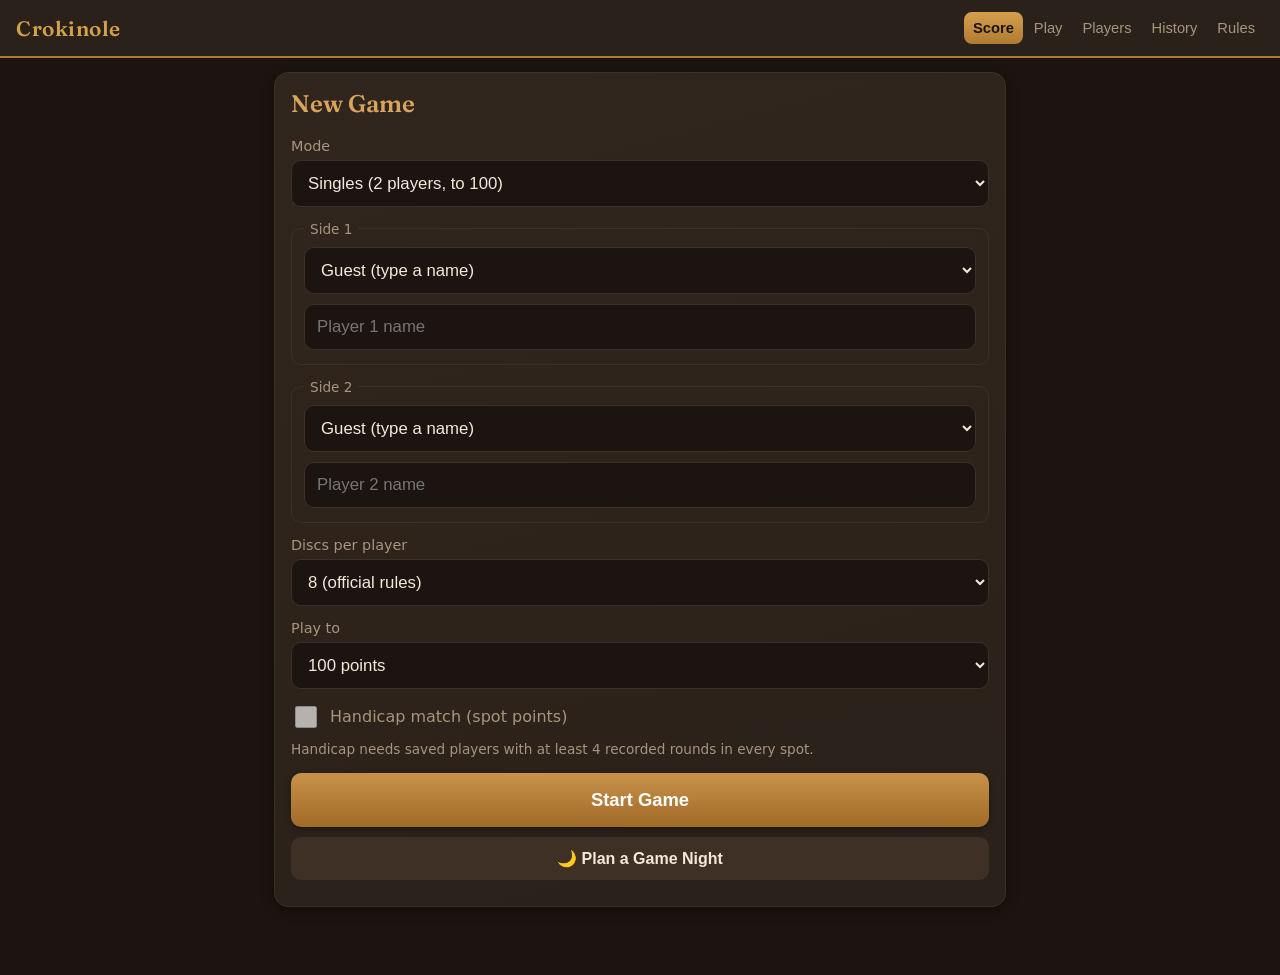
<file: index.html>
<!DOCTYPE html>
<html lang="en">
<head>
<meta charset="UTF-8">
<meta name="viewport" content="width=device-width, initial-scale=1, viewport-fit=cover">
<meta name="theme-color" content="#221c18">
<title>Crokinole Scorer</title>
<link rel="preload" href="fraunces-600.woff2" as="font" type="font/woff2" crossorigin>
<link rel="manifest" href="manifest.webmanifest">
<link rel="icon" href="icon-192.png">
<link rel="apple-touch-icon" href="icon-192.png">
<link rel="stylesheet" href="style.css">
</head>
<body>
<header class="topbar">
  <h1>Crokinole</h1>
  <nav>
    <button id="tab-score" class="tab active">Score</button>
    <button id="tab-play" class="tab">Play</button>
    <button id="tab-players" class="tab">Players</button>
    <button id="tab-history" class="tab">History</button>
    <button id="tab-rules" class="tab">Rules</button>
  </nav>
</header>

<button id="update-banner" class="update-banner hidden">⬆️ Update ready — tap to install &amp; restart</button>

<!-- ============ PLAY TAB (embedded game) ============ -->
<main id="view-play" class="hidden">
  <iframe id="game-frame" title="Crokinole game" loading="lazy"></iframe>
</main>

<!-- ============ SCORE TAB ============ -->
<main id="view-score">

  <!-- Game night session card -->
  <section id="night" class="card hidden"></section>

  <!-- Game night planner -->
  <section id="night-setup" class="card hidden">
    <h2>Plan a Game Night</h2>
    <p class="hint">Pick at least 3 saved players. The app builds round-robin
    pairings, keeps a standings table, and crowns an evening champion.</p>
    <div id="night-players"></div>
    <label class="field">Format
      <select id="night-format">
        <option value="rounds" selected>4-round matches (NCA-style)</option>
        <option value="target">Games to 100</option>
      </select>
    </label>
    <button id="night-go" class="btn primary big">Generate Pairings</button>
    <button id="night-cancel-setup" class="btn">Back</button>
  </section>

  <!-- Setup screen -->
  <section id="setup" class="card">
    <h2>New Game</h2>
    <label class="field">Mode
      <select id="mode">
        <option value="singles">Singles (2 players, to 100)</option>
        <option value="doubles">Doubles (2 teams, to 100)</option>
        <option value="tournament">Tournament (NCA-style rounds)</option>
        <option value="twovone">2 vs 1 (team vs. solo)</option>
        <option value="cutthroat">3 players (cutthroat)</option>
      </select>
    </label>
    <div id="side-pickers"></div>
    <label class="field hidden" id="cut-scoring-field">Scoring
      <select id="cut-scoring">
        <option value="rounds" selected>Match-play (2/1/0 per round)</option>
        <option value="target">Differential (winner takes margin)</option>
      </select>
    </label>
    <label class="field" id="discs-field">Discs per player
      <select id="discs">
        <option value="8" selected>8 (official rules)</option>
        <option value="12">12 (home / recreational)</option>
      </select>
    </label>
    <label class="field" id="target-field">Play to
      <select id="target">
        <option value="50">50 points</option>
        <option value="100" selected>100 points</option>
        <option value="150">150 points</option>
      </select>
    </label>
    <label class="field hidden" id="rounds-field">Rounds in match
      <select id="totalRounds">
        <option value="2">2 rounds</option>
        <option value="4" selected>4 rounds</option>
        <option value="6">6 rounds</option>
        <option value="8">8 rounds</option>
      </select>
    </label>
    <div id="handicap-row">
      <label class="check"><input type="checkbox" id="use-handicap"> Handicap match (spot points)</label>
      <p id="handicap-hint" class="hint"></p>
    </div>
    <button id="start" class="btn primary big">Start Game</button>
    <button id="night-open" class="btn">🌙 Plan a Game Night</button>
  </section>

  <!-- Game screen -->
  <section id="game" class="hidden">
    <div id="scoreboard" class="card scoreboard"></div>
    <div id="winner-banner" class="banner hidden"></div>

    <div id="tally-area"></div>

    <div class="actions">
      <button id="score-round" class="btn primary big">Score Round</button>
      <button id="undo" class="btn">Undo Last Round</button>
      <button id="new-game" class="btn danger">New Game</button>
    </div>

    <div id="history" class="card hidden">
      <h3>Rounds</h3>
      <ol id="history-list"></ol>
    </div>
  </section>
</main>

<!-- ============ PLAYERS TAB ============ -->
<main id="view-players" class="hidden">
  <section class="card">
    <h2>Player Profiles</h2>
    <form id="add-profile" class="add-form">
      <input id="new-player-name" type="text" placeholder="Player name" maxlength="20">
      <button class="btn primary" type="submit">Add</button>
    </form>
    <div id="profile-list"></div>
    <details class="badge-catalog">
      <summary>All badges</summary>
      <div id="badge-catalog"></div>
    </details>
    <details class="badge-catalog">
      <summary>All levels</summary>
      <div id="level-catalog"></div>
      <p class="hint">Players earn XP for every round played (10), each 20 sunk (5),
      round wins (15) and ties (5), every game finished (20), game wins (a further
      50), and each new badge (25). Doubles partners split 20s credit.</p>
    </details>
    <div class="backup-row">
      <button id="backup-players" class="btn">Back up players</button>
      <label class="btn file-btn">Restore from backup
        <input id="restore-file" type="file" accept=".json,application/json">
      </label>
    </div>
    <p class="hint">A player&rsquo;s rating is their average board points per round
    (normalized to an official 8-disc round) over their last 30 recorded rounds.
    After 4 rounds the rating is
    established and can power handicap matches: the lower-rated side is spotted the
    rating difference as bonus points every round. Assign profiles to sides when
    starting a game to build history &mdash; in doubles, credit is split evenly
    between partners.</p>
  </section>
</main>

<!-- ============ HISTORY TAB ============ -->
<main id="view-history" class="hidden">
  <section class="card">
    <h2>Head to Head</h2>
    <div class="h2h-row">
      <select id="h2h-a"></select>
      <span class="h2h-vs">vs</span>
      <select id="h2h-b"></select>
    </div>
    <p id="h2h-result" class="h2h-result"></p>
  </section>
  <section class="card">
    <h2>Records</h2>
    <div id="records"></div>
  </section>
  <section class="card">
    <h2>Recent Games</h2>
    <ol id="game-log" class="game-log"></ol>
    <p id="game-log-empty" class="hint">Finished games will appear here.</p>
  </section>
</main>

<!-- ============ RULES TAB ============ -->
<main id="view-rules" class="hidden">
  <section class="card rules">
    <h2>Rules of Crokinole</h2>

    <details open>
      <summary>The board &amp; setup</summary>
      <p>The board has a centre hole worth <strong>20</strong>, surrounded by three
      ring zones worth <strong>15</strong>, <strong>10</strong> and <strong>5</strong>
      points from the inside out. Eight rubber posts guard the centre, spaced around
      the inner circle. Discs knocked off the playing surface land in the outer
      ditch and score nothing.</p>
      <p>In official competitive play (NCA / World Crokinole Championship rules),
      each player gets <strong>8 discs</strong> in singles, with opponents sitting
      directly opposite. In doubles, partners sit opposite each other and each
      player shoots <strong>6 discs</strong> (12 per team). Play passes clockwise,
      alternating sides. Many home sets deal 12 discs each for casual singles
      &mdash; the app supports both; pick the disc count when starting a game.</p>
    </details>

    <details>
      <summary>Shooting</summary>
      <p>Place your disc on the starting line so it touches the line, anywhere within
      your own quadrant, and flick it with one finger. You may not move your chair,
      and by tradition at least one cheek must stay on your seat (the
      &ldquo;one-cheek rule&rdquo;).</p>
      <p>Players alternate shots until all discs have been played &mdash; 16 in
      official singles, 24 in doubles &mdash; which completes one round. The player
      who shot second in a round shoots first in the next.</p>
    </details>

    <details>
      <summary>The 20 hole</summary>
      <p>A disc that lands <em>completely</em> inside the centre hole scores
      <strong>20 points</strong>. It is removed immediately, set aside, and added to
      that side&rsquo;s total at the end of the round. A disc resting partly on the
      rim of the hole is not a 20 &mdash; it scores 15 (assuming it stays inside
      the inner circle).</p>
    </details>

    <details>
      <summary>You must hit an opponent</summary>
      <p>If your opponent has <em>any</em> disc on the board, your shot must touch an
      opponent&rsquo;s disc &mdash; either directly or through a combination off your
      own discs. If it fails to do so, your shooter is removed to the ditch, along
      with <em>all of your own discs that the shot struck</em>. Opponent discs
      disturbed by an invalid shot stay where they end up.</p>
      <p>If the opponent has <em>no</em> discs on the board (an &ldquo;open
      board&rdquo;), your shot must come to rest entirely inside, or touching, the
      inner 15 circle &mdash; in other words, a legitimate attempt at the 20.
      Otherwise it is removed.</p>
    </details>

    <details>
      <summary>Scoring a round</summary>
      <p>When all discs are played, each side counts its 20s plus the discs it has
      left on the board. A disc must be <em>entirely</em> inside a zone to score that
      zone&rsquo;s value; a disc touching a line scores the lower zone. Discs in the
      ditch, or touching the outer edge, score nothing.</p>
      <p><strong>Points play:</strong> only the difference counts. The side with the
      higher total scores the difference between the two totals; the other side
      scores nothing. A tied round scores nothing for either side. First to the
      target (usually 100) wins.</p>
    </details>

    <details>
      <summary>Tournament scoring (NCA-style)</summary>
      <p>In tournament play, each <strong>round is worth 2 match points</strong>:
      the side with the higher board total takes both points, and a tied round gives
      1 point to each side. An official game is <strong>4 rounds</strong> (8 points
      available), producing scores like 6&ndash;2 or 5&ndash;3; at the World
      Championship a tied game gets an extra deciding round.</p>
      <p>Every 20 scored is tallied individually and removed to a spot visible to
      all players. Tournament ties break by head-to-head record, then total 20s,
      then a 20-hole shoot-out.</p>
    </details>

    <details>
      <summary>Three-player formats</summary>
      <p><strong>2 vs 1 (team vs. solo).</strong> Played on a standard board: two
      teammates sit in opposite quadrants sharing 12 discs (6 each), while the solo
      player takes a third quadrant with 12 discs of their own colour. The solo
      player shoots first, then the teammates in turn (solo, teammate A, teammate B,
      solo&hellip;). Teammates do not count as opponents for the
      must-touch rule. Standard differential scoring applies: the team&rsquo;s
      combined board total is compared against the solo player&rsquo;s. Some groups
      let the solo player shoot <em>after</em> both teammates to offset the
      team&rsquo;s two-shooter advantage.</p>
      <p><strong>Cutthroat (3 independent players).</strong> Properly played on a
      specialized three-quadrant board, but workable on a standard board with house
      rules. Each player shoots 8&ndash;12 discs of a unique colour, in clockwise
      turns. Every shot must strike an opponent&rsquo;s disc (either
      opponent) unless the board is open. Because differential scoring doesn&rsquo;t
      split three ways cleanly, two scoring styles are common, and this app supports
      both: <em>match-play</em> &mdash; the round&rsquo;s top scorer gets 2 points,
      second gets 1, lowest gets 0 (a point per opponent you outscore) &mdash; or
      <em>differential</em> &mdash; the top scorer alone receives the margin between
      first and second place.</p>
    </details>

    <details>
      <summary>Handicap play (this app)</summary>
      <p>Crokinole has no official handicap system, so this app uses a simple one
      modelled on golf. Each saved player carries a <strong>rating</strong>: their
      average board points per round, normalized to an official 8-disc round, over
      their most recent 30 rounds. A rating becomes established after 4 recorded
      rounds.</p>
      <p>In a handicap match, the side with the lower rating (in doubles, the average
      of the partners&rsquo; ratings) is <strong>spotted the rating difference as
      bonus points every round</strong>, added to its board total before the round is
      scored. An evenly-rated match spots nothing. Player stats always record the
      real board points, never the bonus.</p>
    </details>

    <details>
      <summary>Doubles notes</summary>
      <p>Teams of two sit opposite each other, alternating around the board, and play
      rotates clockwise so sides alternate shots. Each player shoots 6 discs per
      round. Partners may not coach disc placement mid-shot in serious play, but
      table talk between shots is generally fine in friendly games.</p>
    </details>
  </section>

  <!-- NOTE: keep this section current — update it whenever a feature is
       added or changed anywhere in the app. -->
  <section class="card rules" id="about">
    <h2>About the App</h2>

    <details>
      <summary>Features</summary>
      <p><strong>Play the game.</strong> The <em>Play</em> tab has a full playable
      Crokinole board &mdash; flick discs with real physics against a friend or the
      computer (Easy/Medium/Hard), with the must-hit rule, multi-round matches, and
      its own win/loss records. It works offline like the rest of the app. (The
      game keeps its own records separate from your player profiles.)</p>
      <p><strong>Five game modes.</strong> Singles and doubles play to a target
      score (50, 100, or 150) using standard differential scoring. Tournament mode
      plays NCA-style matches of 2&ndash;8 rounds: 2 match points for a round win,
      1 each for a tie, with total 20s as the automatic tiebreaker. For three
      players there&rsquo;s <em>2 vs 1</em> (a team of two, 6 discs each, against a
      solo shooter with 12) and <em>cutthroat</em> (three independent players,
      scored either match-play 2/1/0 per round or winner-takes-margin
      differential). Disc counts follow the official rules &mdash; 8 per player in
      singles, 6 in doubles &mdash; with a 12-disc option for casual play on home
      sets.</p>
      <p><strong>Round tally.</strong> Tap counters for each side&rsquo;s 20s, 15s,
      10s, and 5s; the app computes round totals and applies the right scoring for
      the mode. Full round history with undo, and an in-progress game survives
      closing the app.</p>
      <p><strong>Player profiles.</strong> Saved players build a rating &mdash;
      average board points per round, normalized to an official 8-disc round, over
      their last 30 rounds &mdash; plus
      win&ndash;loss records and twenties stats. Ratings are provisional until a
      player has 4 recorded rounds.</p>
      <p><strong>Handicap matches.</strong> When every spot in a game has an
      established player, you can enable handicap scoring: the lower-rated side is
      spotted the rating difference as bonus points every round.</p>
      <p><strong>Achievements.</strong> 16 badges for round feats (multiple 20s,
      100-point rounds, shutouts), career milestones (rounds played, career 20s),
      and match achievements (streaks, comebacks, tournament sweeps, winning while
      giving a spot). Badges pop with a toast as they&rsquo;re earned, and the full
      catalog lives in the Players tab.</p>
      <p><strong>Experience &amp; levels.</strong> Saved players earn XP for
      everything they do &mdash; rounds played, 20s sunk, round and game wins, and
      badges &mdash; and climb twelve ranks of mastery, from Rookie Flicker all the
      way to Crokinole Legend. Each profile shows its level, title, and progress bar,
      and level-ups are celebrated mid-game. The full ladder and XP values are in the
      Players tab.</p>
      <p><strong>Game history &amp; rivalries.</strong> Every finished game is
      archived (the most recent 200). The History tab shows lifetime head-to-head
      records between any two saved players, all-time records (best round, most 20s,
      biggest win), and a log of recent games. Player profiles also show a rating
      trend sparkline.</p>
      <p><strong>Game Night.</strong> Pick 3 or more saved players and the app
      builds round-robin pairings, launches each game for you, keeps a live
      standings table (2 points a win, 1 a tie, 20s as tiebreak), and crowns an
      evening champion.</p>
      <p><strong>Share results.</strong> The win screen can render a wood-themed
      score card and send it through your phone&rsquo;s share sheet to the family
      chat (or download it on a PC).</p>
      <p><strong>Honest tallies.</strong> The counters won&rsquo;t let a side enter
      more discs than it actually owns in a round, and each card shows discs used
      (e.g. 6/8) as you tally.</p>
      <p><strong>Rules reference.</strong> The Rules tab above covers setup,
      shooting, the 20 hole, scoring, tournament play, doubles, and this
      app&rsquo;s handicap system.</p>
      <p><strong>Game-night feel.</strong> Disc-styled tally buttons in each
      side&rsquo;s colour with haptic ticks, animated scores with a leader glow,
      round pips and race-to-target bars, and a confetti celebration with a
      one-tap rematch when a game ends.</p>
      <p><strong>Works offline.</strong> The app is an installable web app
      (PWA): add it to your home screen and it runs fullscreen with no connection
      needed.</p>
    </details>

    <details>
      <summary>Things to keep in mind</summary>
      <p><strong>Everything is stored on this device.</strong> Profiles, ratings,
      badges, and game history live in this browser&rsquo;s local storage. There is
      no account and no cloud sync &mdash; profiles built on your phone don&rsquo;t
      exist on another device, and clearing the browser&rsquo;s site data (or
      uninstalling the app) erases them permanently. The app asks the browser for
      <em>persistent storage</em> so the data won&rsquo;t be evicted automatically
      when space runs low (status shown under &ldquo;Updating the app&rdquo;), but a
      backup file is the only true safeguard.</p>
      <p><strong>Guests don&rsquo;t accumulate anything.</strong> Only saved
      profiles build ratings, records, and badges. Use a guest name for one-off
      opponents you don&rsquo;t want to track.</p>
      <p><strong>Doubles stats are split evenly.</strong> The app tracks each
      side&rsquo;s discs, not each player&rsquo;s, so partners share round credit
      50/50 &mdash; including half-credit each toward career 20s.</p>
      <p><strong>Handicaps never touch the stats.</strong> Spotted bonus points
      affect only the match score; player histories always record real board
      points, so ratings stay honest.</p>
      <p><strong>Never uninstall to update.</strong> Updating the app never touches
      your players, ratings, or badges &mdash; but uninstalling it (or clearing the
      site&rsquo;s data in Chrome) erases them. Use the update flow below, or simply
      relaunch the app, and your data stays put.</p>
      <p><strong>Back up your players.</strong> The Players tab has
      &ldquo;Back up players&rdquo;, which saves all profiles, ratings, badges,
      <em>and the game history</em> to a file you can keep anywhere (Drive, email,
      downloads). &ldquo;Restore from backup&rdquo; loads such a file, replacing the
      data on this device &mdash; it&rsquo;s also the way to move everything to a
      new phone. Players can be renamed (✎ in the Players tab) and mis-recorded
      games removed from the History log (✕) without touching earned stats.</p>
    </details>

    <details>
      <summary>Sound &amp; feedback</summary>
      <label class="check"><input type="checkbox" id="sound-toggle"> Sound effects</label>
      <p class="hint">Tally clicks, a chime when a 20 is recorded, and a fanfare on
      the win screen. Haptic ticks follow your phone&rsquo;s vibration setting.</p>
    </details>

    <details>
      <summary>Updating the app</summary>
      <p>While you use the app online, it quietly downloads any new version in the
      background. When one is ready, an <strong>Update ready</strong> bar appears at
      the top &mdash; tap it to install and restart in place. Closing the app fully
      and reopening it applies a pending update too. Either way, all of your data is
      preserved.</p>
      <p id="version-line">Version: <span id="app-version"></span></p>
      <p id="persist-line" class="hint"></p>
      <button id="check-updates" class="btn">Check for updates</button>
      <p id="update-status" class="hint"></p>
    </details>

    <p class="coffee"><a href="https://ko-fi.com/crokinole" target="_blank" rel="noopener">☕ Enjoying the app? Buy me a coffee</a></p>
  </section>
</main>

<div id="win-overlay" class="hidden">
  <div id="confetti"></div>
  <div class="win-card">
    <div class="win-trophy">🏆</div>
    <h2 id="win-title"></h2>
    <p id="win-score"></p>
    <button id="rematch" class="btn primary big">Rematch</button>
    <button id="share-result" class="btn">Share Result</button>
    <button id="win-close" class="btn">Close</button>
  </div>
</div>

<div id="toasts"></div>

<script src="app.js"></script>
</body>
</html>
</file>
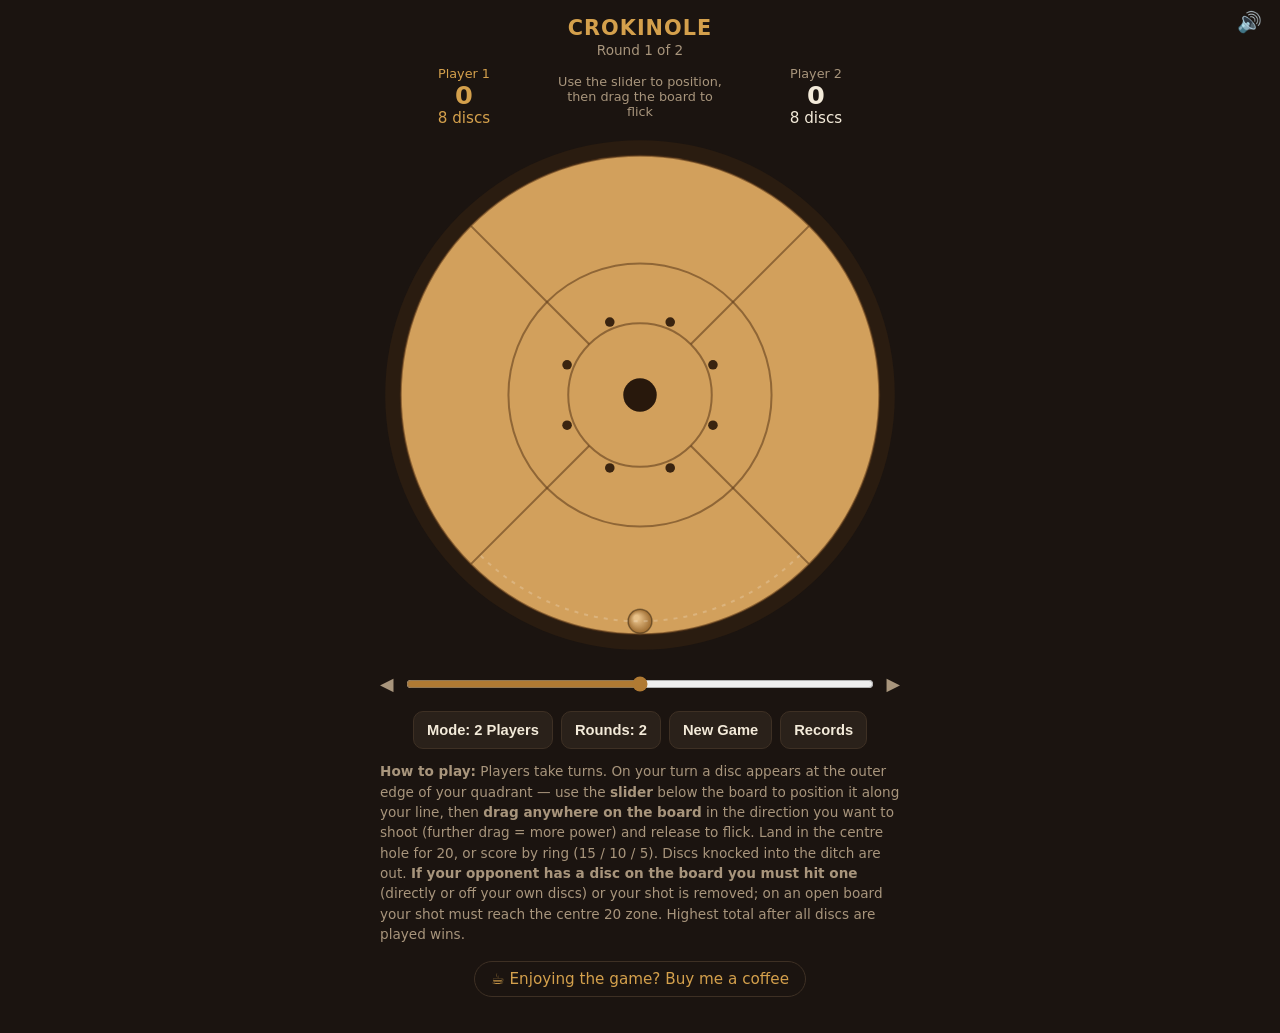
<file: game/index.html>
<!DOCTYPE html>
<html lang="en">
<head>
<meta charset="UTF-8">
<meta name="viewport" content="width=device-width, initial-scale=1, viewport-fit=cover">
<meta name="theme-color" content="#1b1410">
<title>Crokinole</title>
<link rel="manifest" href="manifest.webmanifest">
<link rel="icon" href="icon-192.png">
<link rel="apple-touch-icon" href="icon-192.png">
<style>
  * { box-sizing: border-box; -webkit-tap-highlight-color: transparent; }
  body {
    margin: 0;
    background: #1b1410;
    color: #f3ead9;
    font-family: system-ui, -apple-system, "Segoe UI", Roboto, sans-serif;
    display: flex;
    flex-direction: column;
    align-items: center;
    min-height: 100vh;
    padding: 12px;
  }
  h1 { font-size: 1.3rem; margin: 4px 0 2px; color: #d4a04c; letter-spacing: 1px; }
  #roundLabel { color: #a8957c; font-size: 0.85rem; margin-bottom: 8px; min-height: 1em; }
  #soundBtn { position: fixed; top: 6px; right: 10px; z-index: 60; background: none; border: none; font-size: 1.25rem; padding: 4px 8px; cursor: pointer; }
  #status {
    width: 100%;
    max-width: 520px;
    display: flex;
    justify-content: space-between;
    align-items: center;
    gap: 8px;
    margin-bottom: 8px;
    font-size: 0.95rem;
  }
  .pscore { text-align: center; flex: 1; }
  .pscore .nm { font-size: 0.8rem; color: #a8957c; }
  .pscore .sc { font-size: 1.6rem; font-weight: 700; line-height: 1.1; }
  .pscore.turn { color: #d4a04c; }
  .pscore.turn .nm { color: #d4a04c; }
  #mid { font-size: 0.8rem; color: #a8957c; text-align: center; flex: 1; }
  #wrap { position: relative; width: 100%; max-width: 520px; }
  canvas { width: 100%; aspect-ratio: 1 / 1; display: block; border-radius: 50%; touch-action: none; }
  #overlay {
    position: absolute; inset: 0;
    display: none;
    align-items: center; justify-content: center;
    background: rgba(15,10,6,0.72);
    border-radius: 50%;
  }
  #overlay .card {
    background: #2a211a; border: 2px solid #d4a04c; border-radius: 16px;
    padding: 22px 26px; text-align: center;
  }
  #overlay h2 { margin: 0 0 6px; color: #d4a04c; }
  #overlay p { margin: 0 0 16px; color: #a8957c; }
  button {
    background: linear-gradient(180deg,#c8924a,#a06a28); color: #fff;
    border: none; border-radius: 10px; padding: 11px 18px;
    font-size: 1rem; font-weight: 600; cursor: pointer;
  }
  button:active { filter: brightness(1.1); }
  #help { max-width: 520px; color: #a8957c; font-size: 0.85rem; line-height: 1.5; margin-top: 12px; }
  #coffee { text-align: center; margin: 16px 0 24px; }
  #coffee a { color: #d4a04c; text-decoration: none; font-size: 0.95rem; border: 1px solid #3e3024; border-radius: 999px; padding: 8px 16px; display: inline-block; }
  #controls { display: flex; gap: 8px; margin-top: 10px; flex-wrap: wrap; justify-content: center; }
  #newGame, #vsToggle, #diffToggle, #roundsBtn, #recBtn { background: #2a211a; border: 1px solid #3e3024; color: #f3ead9; padding: 10px 13px; font-size: 0.92rem; }
  #diffToggle { display: none; }
  #records-modal {
    position: fixed; inset: 0; z-index: 50; display: none;
    align-items: center; justify-content: center;
    background: rgba(15, 10, 6, 0.82); padding: 20px;
  }
  .rec-card { background: #2a211a; border: 2px solid #d4a04c; border-radius: 16px; padding: 22px 24px; width: min(92vw, 360px); }
  .rec-card h2 { margin: 0 0 14px; color: #d4a04c; text-align: center; }
  .rec-row { display: flex; justify-content: space-between; gap: 12px; padding: 8px 0; border-bottom: 1px solid #3e3024; font-size: 0.95rem; }
  .rec-row span { color: #a8957c; }
  .rec-card button { margin-top: 14px; width: 100%; }
  .rec-reset { background: none; border: 1px solid #c4553d; color: #c4553d; }
  #rec-close { background: #2a211a; border: 1px solid #3e3024; color: #f3ead9; }
  #place { display: none; align-items: center; gap: 10px; width: 100%; max-width: 520px; margin-top: 12px; }
  #place .parrow { color: #a8957c; font-size: 1.1rem; user-select: none; }
  #slider { flex: 1; height: 30px; accent-color: #b07a33; }
</style>
</head>
<body>
  <button id="soundBtn" aria-label="Toggle sound">🔊</button>
  <h1>CROKINOLE</h1>
  <div id="roundLabel"></div>

  <div id="status">
    <div class="pscore" id="p0"><div class="nm">Player 1</div><div class="sc">0</div><div class="dl">8 discs</div></div>
    <div id="mid">Use the slider to position,<br>then drag the board to flick</div>
    <div class="pscore" id="p1"><div class="nm">Player 2</div><div class="sc">0</div><div class="dl">8 discs</div></div>
  </div>

  <div id="wrap">
    <canvas id="board"></canvas>
    <div id="overlay"><div class="card">
      <h2 id="result">—</h2>
      <p id="resultSub"></p>
      <button id="again">Play Again</button>
    </div></div>
  </div>

  <div id="place">
    <span class="parrow">◀</span>
    <input type="range" id="slider" min="0" max="1000" value="500" aria-label="Position disc along your line">
    <span class="parrow">▶</span>
  </div>

  <div id="controls">
    <button id="vsToggle">Mode: 2 Players</button>
    <button id="diffToggle">Difficulty: Medium</button>
    <button id="roundsBtn">Rounds: 2</button>
    <button id="newGame">New Game</button>
    <button id="recBtn">Records</button>
  </div>

  <div id="records-modal">
    <div class="rec-card">
      <h2>Records</h2>
      <div id="rec-body"></div>
      <button id="rec-reset" class="rec-reset">Reset records</button>
      <button id="rec-close">Close</button>
    </div>
  </div>

  <div id="help">
    <strong>How to play:</strong> Players take turns. On your turn a disc appears
    at the outer edge of your quadrant — use the <strong>slider</strong> below the board
    to position it along your line, then <strong>drag anywhere on the board</strong> in
    the direction you want to shoot (further drag = more power) and release to flick. Land in the centre hole for 20, or score by
    ring (15 / 10 / 5). Discs knocked into the ditch are out. <strong>If your opponent
    has a disc on the board you must hit one</strong> (directly or off your own discs)
    or your shot is removed; on an open board your shot must reach the centre 20 zone.
    Highest total after all discs are played wins.
  </div>

  <p id="coffee"><a href="https://ko-fi.com/crokinole" target="_blank" rel="noopener">☕ Enjoying the game? Buy me a coffee</a></p>

<script>
(function () {
  "use strict";
  const canvas = document.getElementById("board");
  const ctx = canvas.getContext("2d");

  // Fixed logical coordinate space; CSS scales the element responsively.
  const W = 520;
  const dpr = Math.min(window.devicePixelRatio || 1, 2);
  canvas.width = W * dpr;
  canvas.height = W * dpr;
  ctx.scale(dpr, dpr);

  // ---- geometry ----
  const cx = W / 2, cy = W / 2;
  const R = W * 0.46;            // outer playing edge (rim); beyond = ditch
  const ditchR = W * 0.49;
  const line15 = R * 0.30;
  const line10 = R * 0.55;
  const holeR = R * 0.07;        // disc centre within this (and slow) = 20
  const discR = R * 0.05;
  const pegR = R * 0.02;
  const pegOrbit = R * 0.33;
  const PEGS = [];
  for (let i = 0; i < 8; i++) {
    const a = (i * 45 + 22.5) * Math.PI / 180;
    PEGS.push({ x: cx + pegOrbit * Math.cos(a), y: cy + pegOrbit * Math.sin(a) });
  }

  // ---- tuning ----
  const DISCS_PER_PLAYER = 8;
  const FRICTION = 0.987;        // lacquered + waxed board: low surface drag, discs glide
  const STOP = 0.05;
  const SINK = R * 0.012;        // disc must be nearly settled to drop in
  const DROP_R = R * 0.03;       // and nearly centred over the hole (precision)
  const HOLE_FRICTION = 0.95;    // a little extra drag over the hole (forgiveness)
  const REST_DISC = 0.5;         // wood-on-wood: a solid thunk with follow-through, not a bounce
  const REST_PEG = 0.55;
  const SUBSTEPS = 6;
  const MAX_DRAG = R;
  const MAX_SPEED = R * 0.065;
  const COLORS = ["#e8c189", "#3a2b1d"]; // P1 natural, P2 dark
  const EDGE = ["#9c6a2e", "#1a120b"];
  const START_R = R - discR - 1;     // disc starts against the outer edge
  // each player's shooting quadrant: centre angle + the arc the disc can slide along
  const QUAD = [
    { c: Math.PI / 2, lo: Math.PI * 0.25, hi: Math.PI * 0.75 },     // P1 bottom
    { c: -Math.PI / 2, lo: -Math.PI * 0.75, hi: -Math.PI * 0.25 },  // P2 top
  ];

  // ---- state ----
  let discs = [];          // {x,y,vx,vy,player,flicked}
  let sunk = [0, 0];
  let left = [0, 0];
  let turn = 0;
  let phase = "aim";       // "aim" | "sim" | "over"
  let active = null;       // the disc awaiting a flick
  let aim = null;          // {x,y} current pointer while dragging
  let shot = null;         // per-shot tracking for the must-hit rule
  let lastFoul = null;     // reason string of the most recent foul (or null)
  let msgTimer = null;
  let vsCPU = false;       // is Player 2 the computer?
  let aiLevel = "Medium";
  let aiAim = null;        // {tx,ty,open} held between the CPU positioning and its shot
  const AI_ORDER = ["Easy", "Medium", "Hard"];
  const AI_LEVELS = {       // ang/pow = jitter spread (bigger = less accurate)
    Easy: { ang: 0.24, pow: 0.36 },
    Medium: { ang: 0.10, pow: 0.16 },
    Hard: { ang: 0.035, pow: 0.07 },
  };
  const MID_DEFAULT = "Use the slider to position,<br>then drag the board to flick";
  const STATS_KEY = "crok-game-stats-v1";
  let stats = loadStats();
  // multi-round match
  let matchRounds = 2;
  let round = 1;
  let matchScore = [0, 0];
  let firstPlayer = 0;
  const ROUND_OPTS = [1, 2, 4];
  // sound + effects
  let soundOn = localStorage.getItem("crok-game-sound") !== "off";
  let actx = null;
  let lastClack = 0;
  let effects = [];      // transient visuals like the "20!" flash

  function newGame() {
    discs = [];
    sunk = [0, 0];
    left = [DISCS_PER_PLAYER, DISCS_PER_PLAYER];
    matchScore = [0, 0];
    round = 1;
    firstPlayer = 0;
    turn = 0;
    effects = [];
    phase = "aim";
    document.getElementById("overlay").style.display = "none";
    document.getElementById("mid").innerHTML = MID_DEFAULT;
    document.querySelector("#p1 .nm").textContent = vsCPU ? "Computer" : "Player 2";
    spawnActive();
    updateHud();
  }

  // End of a round: fold its scores into the match and start the next, or finish.
  function endRoundOrMatch() {
    if (round < matchRounds) {
      matchScore[0] += scoreOf(0);
      matchScore[1] += scoreOf(1);
      stats.most20s = Math.max(stats.most20s, sunk[0], sunk[1]); saveStats();
      round++;
      firstPlayer = 1 - firstPlayer;
      turn = firstPlayer;
      left = [DISCS_PER_PLAYER, DISCS_PER_PLAYER];
      sunk = [0, 0];
      discs = [];
      spawnActive();
      updateHud();
    } else {
      endGame();
    }
  }

  function spawnActive() {
    if (left[turn] <= 0) { endGame(); return; }
    const a = QUAD[turn].c;
    active = { x: cx + START_R * Math.cos(a), y: cy + START_R * Math.sin(a), vx: 0, vy: 0, player: turn, flicked: false };
    discs.push(active);
    phase = "aim";
    document.getElementById("slider").value = 500;   // disc starts centred in the quadrant
    if (vsCPU && turn === 1) {
      document.getElementById("mid").innerHTML = "Computer is lining up…";
      setTimeout(aiMove, 850);
    } else {
      document.getElementById("mid").innerHTML = MID_DEFAULT;
    }
  }

  // How blocked the straight line from (x0,y0) to (x1,y1) is by pegs.
  function pathBlocked(x0, y0, x1, y1) {
    const dx = x1 - x0, dy = y1 - y0, L = dx * dx + dy * dy || 1;
    let n = 0;
    for (const p of PEGS) {
      let t = ((p.x - x0) * dx + (p.y - y0) * dy) / L;
      t = Math.max(0, Math.min(1, t));
      const qx = x0 + dx * t, qy = y0 + dy * t;
      if (Math.hypot(p.x - qx, p.y - qy) < discR + pegR + 1) n++;
    }
    return n;
  }

  // Computer turn, step 1: choose a target and slide the disc along its quadrant
  // arc to the position with the clearest lane, then take the shot after a beat.
  function aiMove() {
    if (!vsCPU || turn !== 1 || phase !== "aim" || !active) return;
    const opp = 1 - turn;
    const oppDiscs = discs.filter((d) => d !== active && d.player === opp);
    const q = QUAD[turn];
    let tx, ty;
    const open = oppDiscs.length === 0;
    if (open) {
      tx = cx; ty = cy;                                  // open board: attack the 20
    } else {
      let best = oppDiscs[0], bestVal = -1;              // prefer the disc nearest centre
      for (const d of oppDiscs) {
        const v = 1 / (dist(d.x, d.y, cx, cy) + 1);
        if (v > bestVal) { bestVal = v; best = d; }
      }
      tx = best.x; ty = best.y;
    }
    // sample arc positions; favour a clear lane and a more direct line
    let bestPos = { x: active.x, y: active.y }, bestScore = -Infinity;
    const N = 9;
    for (let i = 0; i < N; i++) {
      const a = q.lo + (q.hi - q.lo) * (i / (N - 1));
      const px = cx + START_R * Math.cos(a), py = cy + START_R * Math.sin(a);
      const score = -pathBlocked(px, py, tx, ty) * 100 - dist(px, py, tx, ty) * 0.05;
      if (score > bestScore) { bestScore = score; bestPos = { x: px, y: py }; }
    }
    active.x = bestPos.x; active.y = bestPos.y;          // visible reposition
    aiAim = { tx: tx, ty: ty, open: open };
    setTimeout(aiShoot, 520);
  }

  // Computer turn, step 2: aim from the chosen position and flick.
  function aiShoot() {
    if (!vsCPU || turn !== 1 || phase !== "aim" || !active || !aiAim) return;
    const { tx, ty, open } = aiAim;
    let power = open
      ? dist(active.x, active.y, cx, cy) * 0.018 + 0.3
      : dist(active.x, active.y, tx, ty) * 0.018 + 2.2;
    const lv = AI_LEVELS[aiLevel];
    let ang = Math.atan2(ty - active.y, tx - active.x);
    ang += (Math.random() - 0.5) * lv.ang;               // aim jitter (scales with difficulty)
    power *= (1 - lv.pow / 2) + Math.random() * lv.pow;  // power jitter (scales with difficulty)
    power = Math.min(power, MAX_SPEED);
    flick(Math.cos(ang) * power, Math.sin(ang) * power);
  }

  // Launch the active disc and start tracking the shot for the must-hit rule.
  function flick(vx, vy) {
    if (!active) return;
    const shooter = active;
    shooter.vx = vx; shooter.vy = vy; shooter.flicked = true;
    const opp = 1 - turn;
    shot = {
      shooter: shooter,
      player: turn,
      oppHad: discs.some((d) => d !== shooter && d.player === opp),
      pre: new Map(),
      oppContacted: false,
      shooterSunk: false,
      ownSunk: 0,
    };
    for (const d of discs) shot.pre.set(d, { x: d.x, y: d.y });
    left[turn]--;
    active = null;
    phase = "sim";
    sFlick();
    buzz(10);
    updateHud();
  }

  function dist(ax, ay, bx, by) { return Math.hypot(ax - bx, ay - by); }
  function speed(d) { return Math.hypot(d.vx, d.vy); }

  function ringValue(d) {
    const r = dist(d.x, d.y, cx, cy);
    if (r <= line15) return 15;
    if (r <= line10) return 10;
    if (r <= R) return 5;
    return 0;
  }

  function scoreOf(p) {
    let s = sunk[p] * 20;
    for (const d of discs) if (d.player === p && d.flicked) s += ringValue(d);
    return s;
  }

  // ---- physics ----
  function step() {
    const sub = SUBSTEPS;
    for (let s = 0; s < sub; s++) {
      for (const d of discs) {
        if (d === active && !d.flicked) continue;
        d.x += d.vx / sub;
        d.y += d.vy / sub;
      }
      // disc-disc
      for (let i = 0; i < discs.length; i++) {
        for (let j = i + 1; j < discs.length; j++) {
          collideDiscs(discs[i], discs[j]);
        }
      }
      // disc-peg
      for (const d of discs) {
        if (d === active && !d.flicked) continue;
        for (const p of PEGS) collidePeg(d, p);
      }
    }
    // friction + settle + removal
    for (const d of discs) {
      if (d === active && !d.flicked) continue;
      d.vx *= FRICTION;
      d.vy *= FRICTION;
      // the hole's lip adds a little extra friction, helping a slow disc settle in
      if (dist(d.x, d.y, cx, cy) < holeR) { d.vx *= HOLE_FRICTION; d.vy *= HOLE_FRICTION; }
      if (speed(d) < STOP) { d.vx = 0; d.vy = 0; }
    }
    // remove sunk 20s and ditched discs
    for (let i = discs.length - 1; i >= 0; i--) {
      const d = discs[i];
      if (d === active && !d.flicked) continue;
      const r = dist(d.x, d.y, cx, cy);
      if (r < DROP_R && speed(d) < SINK) {
        if (shot && d.player === shot.player) {
          // own 20s are deferred until the foul check (a foul voids them)
          if (d === shot.shooter) shot.shooterSunk = true; else shot.ownSunk++;
        } else {
          sunk[d.player]++;                          // opponent disc potted = legal contact
          if (shot) shot.oppContacted = true;
        }
        addEffect(cx, cy, "20!", "#f0c87a"); sSink(); buzz(25);
        discs.splice(i, 1); continue;
      }
      if (r > R + discR * 0.5) {                     // into the ditch (scores nothing)
        if (shot && d !== shot.shooter && d.player !== shot.player) shot.oppContacted = true;
        discs.splice(i, 1); continue;
      }
    }
    // settled?
    let moving = false;
    for (const d of discs) { if (d !== active && speed(d) > 0) { moving = true; break; } }
    if (!moving) afterSettle();
  }

  function collideDiscs(a, b) {
    if ((a === active && !a.flicked) || (b === active && !b.flicked)) return;
    const dx = b.x - a.x, dy = b.y - a.y;
    let d = Math.hypot(dx, dy);
    const min = discR * 2;
    if (d === 0) { d = 0.01; }
    if (d >= min) return;
    const nx = dx / d, ny = dy / d;
    const overlap = min - d;
    a.x -= nx * overlap / 2; a.y -= ny * overlap / 2;
    b.x += nx * overlap / 2; b.y += ny * overlap / 2;
    const rvx = a.vx - b.vx, rvy = a.vy - b.vy;
    const vn = rvx * nx + rvy * ny;
    if (vn <= 0) return;
    const imp = (1 + REST_DISC) * vn / 2;
    a.vx -= imp * nx; a.vy -= imp * ny;
    b.vx += imp * nx; b.vy += imp * ny;
    if (vn > 1.5) sDisc();
  }

  function collidePeg(d, p) {
    const dx = d.x - p.x, dy = d.y - p.y;
    let dd = Math.hypot(dx, dy);
    const min = discR + pegR;
    if (dd >= min) return;
    if (dd === 0) dd = 0.01;
    const nx = dx / dd, ny = dy / dd;
    d.x = p.x + nx * min; d.y = p.y + ny * min;
    const vn = d.vx * nx + d.vy * ny;
    if (vn < 0) {
      d.vx -= (1 + REST_PEG) * vn * nx;
      d.vy -= (1 + REST_PEG) * vn * ny;
      if (vn < -1.5) sPeg();
    }
  }

  // Enforce the must-hit rule once the discs have come to rest.
  function resolveShot() {
    if (!shot) return;
    const s = shot; shot = null;
    lastFoul = null;

    // contact = an opponent disc moved or was removed by the shot
    let oppContacted = s.oppContacted;
    if (!oppContacted) {
      for (const d of discs) {
        if (d.player !== s.player) {
          const p0 = s.pre.get(d);
          if (p0 && Math.hypot(d.x - p0.x, d.y - p0.y) > 0.5) { oppContacted = true; break; }
        }
      }
    }

    let foul = false, reason = "";
    if (s.oppHad) {
      if (!oppContacted) { foul = true; reason = "must hit an opponent disc"; }
    } else if (!s.shooterSunk) {
      // open board: the shot must reach (touch) the 15 circle, or sink the 20
      const onBoard = discs.indexOf(s.shooter) >= 0;
      if (!onBoard) { foul = true; reason = "must reach the 20 zone"; }
      else if (dist(s.shooter.x, s.shooter.y, cx, cy) - discR > line15) {
        foul = true; reason = "must reach the 20 zone";
      }
    }

    if (!foul) {
      if (s.shooterSunk) sunk[s.player]++;           // count deferred own 20s
      sunk[s.player] += s.ownSunk;
    } else {
      const idx = discs.indexOf(s.shooter);
      if (idx >= 0) discs.splice(idx, 1);            // remove the shooter
      for (let i = discs.length - 1; i >= 0; i--) {  // and any own discs it moved
        const d = discs[i];
        if (d.player === s.player) {
          const p0 = s.pre.get(d);
          if (p0 && Math.hypot(d.x - p0.x, d.y - p0.y) > 0.5) discs.splice(i, 1);
        }
      }
      lastFoul = reason;
      flashMessage("Foul — " + reason);
    }
    updateHud();
  }

  function flashMessage(txt) {
    const mid = document.getElementById("mid");
    mid.innerHTML = '<span style="color:#e0856a">' + txt + "</span>";
    clearTimeout(msgTimer);
    msgTimer = setTimeout(function () {
      mid.innerHTML = MID_DEFAULT;
    }, 2800);
  }

  function afterSettle() {
    resolveShot();
    const other = 1 - turn;
    if (left[other] > 0) turn = other;
    else if (left[turn] > 0) { /* same player continues */ }
    else { endRoundOrMatch(); return; }
    spawnActive();
    updateHud();
  }

  function endGame() {
    if (phase === "over") return;
    phase = "over";
    active = null;
    const s0 = totalScore(0), s1 = totalScore(1);
    recordStats(s0, s1);
    if (s0 !== s1) sWin();
    const res = document.getElementById("result");
    const sub = document.getElementById("resultSub");
    const nm = (i) => (i === 1 && vsCPU) ? "Computer" : "Player " + (i + 1);
    if (s0 === s1) res.textContent = "It's a tie!";
    else res.textContent = nm(s0 > s1 ? 0 : 1) + " wins!";
    let line = "Player 1 " + s0 + "  –  " + s1 + "  " + (vsCPU ? "Computer" : "Player 2");
    if (vsCPU && s0 > s1 && stats.streak > 1) line += "  ·  streak " + stats.streak;
    sub.textContent = line;
    document.getElementById("overlay").style.display = "flex";
    updateHud();
  }

  // ---------- records (stored on this device) ----------
  function defaultStats() {
    return {
      cpu: { Easy: { w: 0, l: 0, t: 0 }, Medium: { w: 0, l: 0, t: 0 }, Hard: { w: 0, l: 0, t: 0 } },
      twoP: { w0: 0, w1: 0, t: 0 },
      bestScore: 0, most20s: 0, streak: 0, bestStreak: 0, games: 0,
    };
  }
  function loadStats() {
    try { const r = localStorage.getItem(STATS_KEY); if (r) return Object.assign(defaultStats(), JSON.parse(r)); } catch (e) {}
    return defaultStats();
  }
  function saveStats() { try { localStorage.setItem(STATS_KEY, JSON.stringify(stats)); } catch (e) {} }
  function recordStats(s0, s1) {
    stats.games++;
    stats.bestScore = Math.max(stats.bestScore, s0, s1);
    stats.most20s = Math.max(stats.most20s, sunk[0], sunk[1]);
    const winner = s0 === s1 ? -1 : (s0 > s1 ? 0 : 1);
    if (vsCPU) {
      const c = stats.cpu[aiLevel];
      if (winner === 0) { c.w++; stats.streak++; stats.bestStreak = Math.max(stats.bestStreak, stats.streak); }
      else if (winner === 1) { c.l++; stats.streak = 0; }
      else c.t++;
    } else {
      if (winner === 0) stats.twoP.w0++;
      else if (winner === 1) stats.twoP.w1++;
      else stats.twoP.t++;
    }
    saveStats();
  }
  function renderRecords() {
    const s = stats;
    const row = (label, val) => '<div class="rec-row"><span>' + label + '</span><strong>' + val + '</strong></div>';
    const cpuRow = (lvl) => { const c = s.cpu[lvl]; return row("vs Computer · " + lvl, c.w + "–" + c.l + (c.t ? " (" + c.t + "T)" : "")); };
    let html = cpuRow("Easy") + cpuRow("Medium") + cpuRow("Hard");
    html += row("Win streak vs Computer", s.streak + " (best " + s.bestStreak + ")");
    if (s.twoP.w0 || s.twoP.w1 || s.twoP.t) html += row("2-player · P1–P2", s.twoP.w0 + "–" + s.twoP.w1 + (s.twoP.t ? " (" + s.twoP.t + "T)" : ""));
    html += row("Best game score", s.bestScore);
    html += row("Most 20s in a game", s.most20s);
    html += row("Games played", s.games);
    document.getElementById("rec-body").innerHTML = html;
  }

  // ---- sound + haptics ----
  function tone(freq, dur, type, vol, delay) {
    if (!soundOn) return;
    try {
      if (!actx) actx = new (window.AudioContext || window.webkitAudioContext)();
      if (actx.state === "suspended") actx.resume();
      const t = actx.currentTime + (delay || 0);
      const o = actx.createOscillator(), g = actx.createGain();
      o.type = type || "triangle"; o.frequency.value = freq;
      g.gain.setValueAtTime(vol || 0.04, t);
      g.gain.exponentialRampToValueAtTime(0.0001, t + dur);
      o.connect(g); g.connect(actx.destination);
      o.start(t); o.stop(t + dur + 0.03);
    } catch (e) {}
  }
  const sFlick = () => tone(1150, 0.05, "square", 0.03);
  function sPeg() { const n = performance.now(); if (n - lastClack < 35) return; lastClack = n; tone(620, 0.05, "square", 0.035); }
  function sDisc() { const n = performance.now(); if (n - lastClack < 35) return; lastClack = n; tone(300, 0.05, "triangle", 0.045); }
  function sSink() { tone(880, 0.12, "triangle", 0.05); tone(1320, 0.2, "triangle", 0.05, 0.09); }
  function sWin() { [523, 659, 784, 1047].forEach((f, i) => tone(f, 0.28, "triangle", 0.06, i * 0.12)); }
  function buzz(ms) { if (navigator.vibrate) { try { navigator.vibrate(ms); } catch (e) {} } }
  function addEffect(x, y, text, color) { effects.push({ x: x, y: y, text: text, color: color, t0: performance.now() }); }

  // ---- HUD ----
  function totalScore(p) { return matchScore[p] + scoreOf(p); }
  function updateHud() {
    document.querySelector("#p0 .sc").textContent = totalScore(0);
    document.querySelector("#p1 .sc").textContent = totalScore(1);
    document.querySelector("#p0 .dl").textContent = left[0] + " discs";
    document.querySelector("#p1 .dl").textContent = left[1] + " discs";
    document.getElementById("p0").classList.toggle("turn", phase !== "over" && turn === 0);
    document.getElementById("p1").classList.toggle("turn", phase !== "over" && turn === 1);
    document.getElementById("roundLabel").textContent =
      matchRounds > 1 ? "Round " + Math.min(round, matchRounds) + " of " + matchRounds : "";
    const human = phase === "aim" && active && !(vsCPU && turn === 1);
    document.getElementById("place").style.display = human ? "flex" : "none";
  }

  // ---- rendering ----
  function draw() {
    ctx.clearRect(0, 0, W, W);
    // ditch
    ctx.fillStyle = "#2a1c10";
    ctx.beginPath(); ctx.arc(cx, cy, ditchR, 0, 7); ctx.fill();
    // board
    ctx.fillStyle = "#d2a05c";
    ctx.beginPath(); ctx.arc(cx, cy, R, 0, 7); ctx.fill();
    // rings
    ctx.strokeStyle = "rgba(90,55,25,0.55)"; ctx.lineWidth = 2;
    for (const rr of [R, line10, line15]) { ctx.beginPath(); ctx.arc(cx, cy, rr, 0, 7); ctx.stroke(); }
    // quadrant dividing lines: from the 15 circle out to the rim, at the diagonals
    ctx.beginPath();
    for (const a of [Math.PI * 0.25, Math.PI * 0.75, Math.PI * 1.25, Math.PI * 1.75]) {
      ctx.moveTo(cx + line15 * Math.cos(a), cy + line15 * Math.sin(a));
      ctx.lineTo(cx + R * Math.cos(a), cy + R * Math.sin(a));
    }
    ctx.stroke();
    // centre hole
    ctx.fillStyle = "#28180c";
    ctx.beginPath(); ctx.arc(cx, cy, holeR, 0, 7); ctx.fill();
    // pegs
    ctx.fillStyle = "#3a2410";
    for (const p of PEGS) { ctx.beginPath(); ctx.arc(p.x, p.y, pegR, 0, 7); ctx.fill(); }
    // discs
    for (const d of discs) {
      // motion trail for fast discs (faint ghosts behind the velocity)
      const sp = Math.hypot(d.vx, d.vy);
      if (sp > 2.5) {
        for (let k = 1; k <= 2; k++) {
          ctx.globalAlpha = 0.13 / k;
          ctx.fillStyle = COLORS[d.player];
          ctx.beginPath(); ctx.arc(d.x - d.vx * k * 0.6, d.y - d.vy * k * 0.6, discR, 0, 7); ctx.fill();
        }
        ctx.globalAlpha = 1;
      }
      const grad = ctx.createRadialGradient(d.x - discR * 0.3, d.y - discR * 0.3, discR * 0.2, d.x, d.y, discR);
      grad.addColorStop(0, COLORS[d.player]);
      grad.addColorStop(1, EDGE[d.player]);
      ctx.fillStyle = grad;
      ctx.beginPath(); ctx.arc(d.x, d.y, discR, 0, 7); ctx.fill();
      ctx.strokeStyle = "rgba(0,0,0,0.35)"; ctx.lineWidth = 1.5;
      ctx.beginPath(); ctx.arc(d.x, d.y, discR, 0, 7); ctx.stroke();
    }
    // transient effects (e.g. the "20!" flash) — float up and fade
    const now = performance.now();
    for (let i = effects.length - 1; i >= 0; i--) {
      const e = effects[i], age = (now - e.t0) / 800;
      if (age >= 1) { effects.splice(i, 1); continue; }
      ctx.globalAlpha = 1 - age;
      ctx.fillStyle = e.color;
      ctx.font = "bold " + (discR * (1.6 + age)) + "px system-ui, sans-serif";
      ctx.textAlign = "center"; ctx.textBaseline = "middle";
      ctx.fillText(e.text, e.x, e.y - age * 34);
      ctx.globalAlpha = 1;
    }
    // placement arc: the range the slider can position the disc along
    if (phase === "aim" && active && !(vsCPU && turn === 1)) {
      const q = QUAD[turn];
      ctx.strokeStyle = "rgba(255,255,255,0.2)";
      ctx.lineWidth = 2;
      ctx.setLineDash([4, 6]);
      ctx.beginPath(); ctx.arc(cx, cy, START_R, q.lo, q.hi); ctx.stroke();
      ctx.setLineDash([]);
    }
    // aim guide
    if (phase === "aim" && aim && active) {
      const dx = aim.x - active.x, dy = aim.y - active.y;
      const len = Math.min(Math.hypot(dx, dy), MAX_DRAG);
      const ang = Math.atan2(dy, dx);
      const ex = active.x + Math.cos(ang) * len;
      const ey = active.y + Math.sin(ang) * len;
      ctx.strokeStyle = "rgba(255,255,255,0.5)";
      ctx.lineWidth = 3;
      ctx.setLineDash([6, 6]);
      ctx.beginPath(); ctx.moveTo(active.x, active.y); ctx.lineTo(ex, ey); ctx.stroke();
      ctx.setLineDash([]);
      // power ring on the active disc
      const pow = len / MAX_DRAG;
      ctx.strokeStyle = pow > 0.85 ? "#c4553d" : "#d4a04c";
      ctx.lineWidth = 3;
      ctx.beginPath(); ctx.arc(active.x, active.y, discR + 4, -Math.PI / 2, -Math.PI / 2 + pow * 2 * Math.PI); ctx.stroke();
    }
  }

  function loop() {
    if (phase === "sim") step();
    draw();
    requestAnimationFrame(loop);
  }

  // ---- input ----
  function pointFromEvent(e) {
    const rect = canvas.getBoundingClientRect();
    return {
      x: (e.clientX - rect.left) / rect.width * W,
      y: (e.clientY - rect.top) / rect.height * W,
    };
  }
  // Dragging on the board always aims & flicks; the slider handles positioning.
  canvas.addEventListener("pointerdown", (e) => {
    if (phase !== "aim" || !active) return;
    if (vsCPU && turn === 1) return;          // computer's turn — no human input
    canvas.setPointerCapture(e.pointerId);
    aim = pointFromEvent(e);
  });
  canvas.addEventListener("pointermove", (e) => {
    if (phase !== "aim" || !aim) return;
    aim = pointFromEvent(e);
  });
  canvas.addEventListener("pointerup", (e) => {
    if (phase !== "aim" || !aim || !active) return;
    const p = pointFromEvent(e);
    const dx = p.x - active.x, dy = p.y - active.y;
    const len = Math.hypot(dx, dy);
    aim = null;
    if (len < discR) return; // ignore tiny taps so the disc isn't nudged by accident
    const pow = Math.min(len, MAX_DRAG) / MAX_DRAG * MAX_SPEED;
    const ang = Math.atan2(dy, dx);
    flick(Math.cos(ang) * pow, Math.sin(ang) * pow);
  });

  // Slider slides the active disc along its quadrant arc (slider right = screen right).
  document.getElementById("slider").addEventListener("input", function () {
    if (phase !== "aim" || !active || (vsCPU && turn === 1)) return;
    const q = QUAD[turn];
    const right = Math.cos(q.lo) > Math.cos(q.hi) ? q.lo : q.hi;
    const left = Math.cos(q.lo) > Math.cos(q.hi) ? q.hi : q.lo;
    const a = left + (this.value / 1000) * (right - left);
    active.x = cx + START_R * Math.cos(a);
    active.y = cy + START_R * Math.sin(a);
  });

  document.getElementById("newGame").addEventListener("click", newGame);
  document.getElementById("again").addEventListener("click", newGame);
  document.getElementById("vsToggle").addEventListener("click", function () {
    vsCPU = !vsCPU;
    this.textContent = "Mode: " + (vsCPU ? "vs Computer" : "2 Players");
    document.getElementById("diffToggle").style.display = vsCPU ? "inline-block" : "none";
    newGame();
  });
  document.getElementById("diffToggle").addEventListener("click", function () {
    aiLevel = AI_ORDER[(AI_ORDER.indexOf(aiLevel) + 1) % AI_ORDER.length];
    this.textContent = "Difficulty: " + aiLevel;
  });
  document.getElementById("roundsBtn").addEventListener("click", function () {
    matchRounds = ROUND_OPTS[(ROUND_OPTS.indexOf(matchRounds) + 1) % ROUND_OPTS.length];
    this.textContent = "Rounds: " + matchRounds;
    newGame();
  });
  const soundBtn = document.getElementById("soundBtn");
  soundBtn.textContent = soundOn ? "🔊" : "🔇";
  soundBtn.addEventListener("click", function () {
    soundOn = !soundOn;
    localStorage.setItem("crok-game-sound", soundOn ? "on" : "off");
    this.textContent = soundOn ? "🔊" : "🔇";
    if (soundOn) sSink();   // little confirmation blip
  });
  document.getElementById("recBtn").addEventListener("click", function () {
    renderRecords();
    document.getElementById("records-modal").style.display = "flex";
  });
  document.getElementById("rec-close").addEventListener("click", function () {
    document.getElementById("records-modal").style.display = "none";
  });
  document.getElementById("rec-reset").addEventListener("click", function () {
    if (confirm("Reset all records?")) { stats = defaultStats(); saveStats(); renderRecords(); }
  });

  // test hook (harmless; used for automated render/physics checks)
  window.crok = {
    launch(vx, vy) {
      if (phase !== "aim" || !active) return;
      flick(vx, vy);
    },
    state() { return { phase, turn, left: left.slice(), sunk: sunk.slice(), discs: discs.length, s0: totalScore(0), s1: totalScore(1), round, rounds: matchRounds, match: matchScore.slice(), foul: lastFoul, ax: active ? Math.round(active.x) : null, ay: active ? Math.round(active.y) : null }; },
    tick(n) { for (let i = 0; i < n && phase === "sim"; i++) step(); }, // deterministic stepping for tests
    redraw() { draw(); },
    setMode(b) { vsCPU = b; },
    setLevel(l) { aiLevel = l; },
    cpu() { aiMove(); aiShoot(); },   // run both CPU steps synchronously for tests
    cpuPlace() { aiMove(); },          // just the positioning step
  };

  newGame();
  loop();

  if ("serviceWorker" in navigator) navigator.serviceWorker.register("sw.js");
})();
</script>
</body>
</html>
</file>
<file: style.css>
@font-face {
  font-family: "Fraunces";
  src: url("fraunces-600.woff2") format("woff2");
  font-weight: 600;
  font-display: swap;
}

:root {
  --bg: #1b1410;
  --card: #2a211a;
  --card-hi: #31261d;
  --card-edge: #3e3024;
  --text: #f3ead9;
  --muted: #a8957c;
  --wood: #d9a45e;
  --wood-deep: #b07a33;
  --brass: #d4a04c;
  --green: #6fae5c;
  --red: #c4553d;
  --radius: 14px;
  --display: "Fraunces", Georgia, serif;
}

* { box-sizing: border-box; -webkit-tap-highlight-color: transparent; }

body {
  margin: 0;
  font-family: system-ui, -apple-system, "Segoe UI", Roboto, sans-serif;
  background: var(--bg);
  color: var(--text);
  padding-bottom: 40px;
}

.hidden { display: none !important; }

/* ---- top bar ---- */
.topbar {
  display: flex;
  align-items: center;
  justify-content: space-between;
  padding: 12px 16px;
  padding-top: max(12px, env(safe-area-inset-top));
  background: var(--card);
  border-bottom: 2px solid var(--wood-deep);
  position: sticky;
  top: 0;
  z-index: 10;
}
.topbar h1 { font-family: var(--display); font-size: 1.3rem; margin: 0; color: var(--brass); letter-spacing: 0.5px; white-space: nowrap; }
.topbar nav { display: flex; gap: 2px; overflow-x: auto; }
.tab {
  background: none;
  border: none;
  color: var(--muted);
  font-size: 0.92rem;
  padding: 8px 9px;
  border-radius: 8px;
  cursor: pointer;
  white-space: nowrap;
}
@media (max-width: 500px) {
  .topbar { padding: 12px 8px; }
  .topbar h1 { font-size: 0.9rem; letter-spacing: 0; }
  .topbar nav { gap: 0; }
  .tab { font-size: 0.78rem; padding: 7px 5px; }
}
.tab.active { color: var(--bg); background: linear-gradient(180deg, var(--brass), var(--wood-deep)); font-weight: 600; }

/* ---- cards & layout ---- */
main { max-width: 520px; margin: 0 auto; padding: 14px; animation: view-in 0.22s ease-out; }

/* ---- buy me a coffee ---- */
.coffee { text-align: center; margin: 18px 0 4px; }
.coffee a { color: var(--brass); text-decoration: none; font-size: 0.95rem; border: 1px solid var(--card-edge); border-radius: 999px; padding: 8px 16px; display: inline-block; }
.coffee a:active { filter: brightness(1.15); }

/* ---- embedded game (Play tab) ---- */
#view-play { max-width: 100%; padding: 0; }
#game-frame { width: 100%; height: calc(100vh - 54px); border: 0; display: block; }
@keyframes view-in {
  from { opacity: 0; transform: translateY(6px); }
  to { opacity: 1; transform: none; }
}
.card {
  background: linear-gradient(165deg, var(--card-hi), var(--card));
  border: 1px solid var(--card-edge);
  border-radius: var(--radius);
  padding: 16px;
  margin-bottom: 14px;
  box-shadow: 0 3px 12px rgba(0, 0, 0, 0.35);
}
h2 { font-family: var(--display); margin-top: 0; color: var(--wood); }
h3 { margin-top: 0; color: var(--muted); font-size: 0.95rem; text-transform: uppercase; letter-spacing: 1px; }

/* ---- setup form ---- */
.field { display: block; margin-bottom: 14px; color: var(--muted); font-size: 0.9rem; }
.field input, .field select {
  display: block;
  width: 100%;
  margin-top: 6px;
  padding: 12px;
  font-size: 1.05rem;
  color: var(--text);
  background: var(--bg);
  border: 1px solid var(--card-edge);
  border-radius: 10px;
}

/* ---- buttons ---- */
.btn {
  display: block;
  width: 100%;
  padding: 12px;
  margin-bottom: 10px;
  font-size: 1rem;
  font-weight: 600;
  color: var(--text);
  background: var(--card-edge);
  border: none;
  border-radius: 10px;
  cursor: pointer;
}
.btn { transition: transform 0.08s; }
.btn.primary { background: linear-gradient(180deg, #c8924a, #a06a28); color: #fff; box-shadow: 0 2px 6px rgba(0, 0, 0, 0.4); }
.btn.danger { background: none; border: 1px solid var(--red); color: var(--red); }
.btn.big { padding: 16px; font-size: 1.15rem; }
.btn:active { filter: brightness(1.12); transform: scale(0.97); }

/* ---- scoreboard ---- */
.scoreboard { text-align: center; padding: 14px 12px; position: relative; overflow: hidden; }
.scoreboard::before {
  /* faint crokinole-board rings behind the scores */
  content: "";
  position: absolute;
  inset: -60px 0;
  background: repeating-radial-gradient(
    circle at 50% 50%,
    transparent 0 30px,
    rgba(217, 164, 94, 0.055) 30px 32px
  );
  pointer-events: none;
}
.sb-sides { display: flex; justify-content: space-around; gap: 8px; position: relative; }
.sb-mid { color: var(--muted); font-size: 0.85rem; margin-top: 10px; position: relative; }
.scoreboard .side { flex: 1; min-width: 0; }
.scoreboard .name { font-size: 0.95rem; color: var(--muted); overflow-wrap: anywhere; }
.scoreboard .pts {
  font-family: var(--display);
  font-variant-numeric: tabular-nums;
  font-size: 2.6rem;
  font-weight: 600;
  color: var(--wood);
  line-height: 1.15;
  transition: color 0.4s;
}
.scoreboard .side.leading .pts {
  color: var(--brass);
  text-shadow: 0 0 16px rgba(212, 160, 76, 0.45);
}
.scoreboard .sub { font-size: 0.8rem; color: var(--muted); }
.pips { letter-spacing: 4px; color: var(--brass); }
.pips .open { color: var(--card-edge); }

/* race-to-target progress bars */
.race { margin-top: 8px; display: grid; gap: 4px; }
.race-row { height: 5px; background: rgba(0, 0, 0, 0.35); border-radius: 999px; overflow: hidden; }
.race-fill { display: block; height: 100%; border-radius: 999px; transition: width 0.6s ease; }
.race-fill.c0 { background: linear-gradient(90deg, #c98f4e, #e8c189); }
.race-fill.c1 { background: linear-gradient(90deg, #41301f, #8a6b4d); }
.race-fill.c2 { background: linear-gradient(90deg, #6e2519, #b0543e); }

/* ---- winner banner ---- */
.banner {
  background: var(--green);
  color: #102a08;
  font-weight: 700;
  text-align: center;
  padding: 14px;
  border-radius: var(--radius);
  margin-bottom: 14px;
  font-size: 1.1rem;
}

/* ---- tally cards ---- */
#tally-area { display: grid; grid-template-columns: 1fr 1fr; gap: 12px; }
#tally-area.three .side-card:nth-child(3) { grid-column: 1 / -1; }
.side-card { padding: 12px; margin-bottom: 0; }
.side-card h3 { text-align: center; margin-bottom: 10px; color: var(--text); text-transform: none; letter-spacing: 0; font-size: 1rem; overflow-wrap: anywhere; }
.counter { display: flex; align-items: center; justify-content: space-between; margin-bottom: 8px; }
.counter .label { width: 30px; font-family: var(--display); color: var(--wood); font-size: 1.05rem; }
.counter .val { width: 28px; text-align: center; font-size: 1.15rem; font-variant-numeric: tabular-nums; }
.counter button {
  width: 46px;
  height: 46px;
  font-size: 1.35rem;
  font-weight: 700;
  border: none;
  border-radius: 50%;
  cursor: pointer;
  transition: transform 0.08s;
}
.counter button:active { transform: scale(0.88); }
/* the + button is a crokinole disc — natural for side 1, stained for side 2,
   mahogany for a third cutthroat player */
.counter .inc {
  color: #3a2410;
  background: radial-gradient(circle at 35% 30%, #e8c189, #c98f4e 55%, #96612a);
  box-shadow: inset 0 -3px 5px rgba(0, 0, 0, 0.35), inset 0 2px 3px rgba(255, 255, 255, 0.25), 0 2px 5px rgba(0, 0, 0, 0.45);
}
.side-c1 .inc {
  color: #e8d9c4;
  background: radial-gradient(circle at 35% 30%, #6b5443, #41301f 55%, #221710);
}
.side-c2 .inc {
  color: #f3d9c9;
  background: radial-gradient(circle at 35% 30%, #b0543e, #7e2e1d 55%, #4d1a0e);
}
.counter .dec {
  background: transparent;
  border: 2px solid var(--card-edge);
  color: var(--muted);
}
.round-total { text-align: center; margin-top: 10px; font-size: 0.9rem; color: var(--muted); }
.round-total strong { color: var(--text); font-size: 1.2rem; }

.actions { margin-top: 14px; }

/* ---- history ---- */
#history-list { margin: 0; padding-left: 22px; }
#history-list li { margin-bottom: 6px; color: var(--muted); font-size: 0.92rem; }
#history-list strong { color: var(--text); }

/* ---- rules ---- */
.rules details {
  border-bottom: 1px solid var(--card-edge);
  padding: 10px 0;
}
.rules summary {
  font-weight: 600;
  font-size: 1.05rem;
  cursor: pointer;
  color: var(--wood);
  padding: 4px 0;
}
.rules p { line-height: 1.55; color: var(--text); }
.rules strong { color: var(--wood); }

/* ---- player pickers (setup) ---- */
.side-pick {
  border: 1px solid var(--card-edge);
  border-radius: 10px;
  padding: 10px 12px 4px;
  margin: 0 0 14px;
}
.side-pick legend { color: var(--muted); font-size: 0.85rem; padding: 0 6px; }
.side-pick select, .side-pick input {
  display: block;
  width: 100%;
  margin-bottom: 10px;
  padding: 12px;
  font-size: 1.05rem;
  color: var(--text);
  background: var(--bg);
  border: 1px solid var(--card-edge);
  border-radius: 10px;
}

/* ---- handicap row ---- */
#handicap-row { margin-bottom: 14px; }
.check { display: flex; align-items: center; gap: 10px; font-size: 1rem; }
.check input { width: 22px; height: 22px; accent-color: var(--wood-deep); }
.check input:disabled + * , .check:has(input:disabled) { color: var(--muted); }
.hint { color: var(--muted); font-size: 0.85rem; line-height: 1.5; margin: 8px 0 0; }

/* ---- players tab ---- */
.add-form { display: flex; gap: 10px; margin-bottom: 16px; }
.add-form input {
  flex: 1;
  padding: 12px;
  font-size: 1.05rem;
  color: var(--text);
  background: var(--bg);
  border: 1px solid var(--card-edge);
  border-radius: 10px;
}
.add-form .btn { width: auto; margin: 0; padding: 12px 20px; }
.profile-row {
  display: flex;
  align-items: center;
  justify-content: space-between;
  gap: 10px;
  padding: 12px 0;
  border-bottom: 1px solid var(--card-edge);
}
.profile-name { font-weight: 600; font-size: 1.05rem; }
.profile-stats { color: var(--muted); font-size: 0.85rem; margin-top: 2px; }
.profile-actions { display: flex; flex-direction: column; gap: 8px; flex-shrink: 0; }
.del-profile, .rename-profile {
  background: none;
  border: 1px solid var(--red);
  color: var(--red);
  border-radius: 8px;
  width: 36px;
  height: 36px;
  font-size: 1rem;
  cursor: pointer;
  flex-shrink: 0;
}
.rename-profile { border-color: var(--card-edge); color: var(--muted); }

/* ---- badges ---- */
.profile-badges { margin-top: 6px; font-size: 1.2rem; letter-spacing: 4px; }
.badge-icon { cursor: default; }
.badge-icon.big { font-size: 1.5rem; flex-shrink: 0; width: 36px; text-align: center; }
.badge-catalog { margin-top: 4px; }
.badge-catalog summary {
  font-weight: 600;
  color: var(--wood);
  cursor: pointer;
  padding: 8px 0;
}
.badge-row {
  display: flex;
  align-items: center;
  gap: 12px;
  padding: 8px 0;
  border-bottom: 1px solid var(--card-edge);
}
.badge-row strong { font-size: 0.95rem; }
.badge-desc { color: var(--muted); font-size: 0.82rem; }
.badge-row.locked { opacity: 0.45; filter: grayscale(1); }

/* ---- experience & levels ---- */
.profile-main { flex: 1; min-width: 0; }
.profile-level { color: var(--text); font-size: 0.88rem; margin-top: 4px; }
.lv-num {
  background: var(--wood-deep);
  color: #fff;
  font-weight: 700;
  font-size: 0.78rem;
  padding: 2px 7px;
  border-radius: 999px;
}
.lv-num.big { flex-shrink: 0; }
.xp-bar {
  height: 6px;
  background: var(--bg);
  border-radius: 999px;
  margin: 6px 0 4px;
  overflow: hidden;
}
.xp-fill {
  height: 100%;
  background: linear-gradient(90deg, var(--wood-deep), var(--wood));
  border-radius: 999px;
}

/* ---- update banner ---- */
.update-banner {
  display: block;
  width: 100%;
  border: none;
  background: var(--wood-deep);
  color: #fff;
  font-size: 1rem;
  font-weight: 700;
  padding: 12px;
  cursor: pointer;
  position: sticky;
  top: 0;
  z-index: 20;
}

/* ---- backup & restore ---- */
.backup-row { display: flex; gap: 10px; margin-top: 14px; }
.backup-row .btn { margin-bottom: 0; }
.file-btn { text-align: center; cursor: pointer; }
.file-btn input { display: none; }
#version-line { color: var(--muted); font-size: 0.9rem; }

/* ---- disc counter & spark ---- */
.discs-used { font-size: 0.75rem; color: var(--muted); margin-top: 4px; }
.discs-used.full { color: var(--brass); font-weight: 600; }
.spark { vertical-align: middle; margin-left: 6px; opacity: 0.9; }

/* ---- history tab ---- */
.h2h-row { display: flex; align-items: center; gap: 10px; }
.h2h-row select {
  flex: 1;
  min-width: 0;
  padding: 10px;
  font-size: 1rem;
  color: var(--text);
  background: var(--bg);
  border: 1px solid var(--card-edge);
  border-radius: 10px;
}
.h2h-vs { color: var(--muted); font-size: 0.9rem; }
.h2h-result { text-align: center; font-size: 1.1rem; line-height: 1.6; }
.record-row {
  display: flex;
  justify-content: space-between;
  gap: 10px;
  padding: 8px 0;
  border-bottom: 1px solid var(--card-edge);
  font-size: 0.92rem;
}
.record-row span { color: var(--muted); }
.game-log { margin: 0; padding-left: 4px; list-style: none; }
.game-log li {
  display: flex;
  align-items: center;
  gap: 8px;
  padding: 8px 0;
  border-bottom: 1px solid var(--card-edge);
  font-size: 0.92rem;
  color: var(--text);
}
.log-main { flex: 1; min-width: 0; }
.log-del {
  background: none;
  border: none;
  color: var(--muted);
  font-size: 0.9rem;
  cursor: pointer;
  padding: 6px;
  flex-shrink: 0;
}
.game-log strong { color: var(--brass); }
.log-date { color: var(--muted); font-size: 0.8rem; margin-right: 6px; }
.log-mode {
  background: var(--card-edge);
  border-radius: 999px;
  font-size: 0.72rem;
  padding: 2px 8px;
  color: var(--muted);
  margin-right: 6px;
}

/* ---- game night ---- */
.night-pick { padding: 8px 0; border-bottom: 1px solid var(--card-edge); margin-bottom: 0; }
#night-players { margin-bottom: 14px; }
.standings { width: 100%; border-collapse: collapse; margin-bottom: 14px; }
.standings th {
  text-align: left;
  color: var(--muted);
  font-size: 0.78rem;
  text-transform: uppercase;
  letter-spacing: 1px;
  padding: 6px 4px;
  border-bottom: 1px solid var(--card-edge);
}
.standings td { padding: 8px 4px; border-bottom: 1px solid var(--card-edge); font-size: 0.95rem; }
.standings tr.champ td { color: var(--brass); font-weight: 600; }
.night-champ {
  text-align: center;
  font-family: var(--display);
  color: var(--brass);
  font-size: 1.2rem;
}

/* ---- tablet / landscape ---- */
@media (min-width: 700px) {
  main { max-width: 760px; }
  .actions { display: grid; grid-template-columns: 2fr 1fr 1fr; gap: 10px; }
  .actions .btn { margin-bottom: 0; }
  #tally-area.three .side-card:nth-child(3) { grid-column: auto; }
  #tally-area.three { grid-template-columns: 1fr 1fr 1fr; }
}

/* ---- winner overlay & confetti ---- */
#win-overlay {
  position: fixed;
  inset: 0;
  z-index: 80;
  display: flex;
  align-items: center;
  justify-content: center;
  background: rgba(15, 10, 6, 0.78);
  backdrop-filter: blur(3px);
  padding: 20px;
}
.win-card {
  background: linear-gradient(165deg, var(--card-hi), var(--card));
  border: 2px solid var(--brass);
  border-radius: 18px;
  box-shadow: 0 12px 50px rgba(0, 0, 0, 0.6);
  padding: 28px 24px;
  text-align: center;
  width: min(92vw, 380px);
  animation: win-pop 0.45s cubic-bezier(0.18, 1.4, 0.4, 1);
  position: relative;
  z-index: 2;
}
@keyframes win-pop {
  from { opacity: 0; transform: scale(0.7) translateY(30px); }
  to { opacity: 1; transform: none; }
}
.win-trophy { font-size: 3.2rem; }
.win-card h2 { font-family: var(--display); color: var(--brass); margin: 10px 0 4px; font-size: 1.5rem; }
.win-card p { color: var(--muted); margin: 4px 0 18px; }
#confetti { position: absolute; inset: 0; overflow: hidden; pointer-events: none; z-index: 1; }
.confetti-piece {
  position: absolute;
  top: -12px;
  width: 9px;
  height: 14px;
  border-radius: 2px;
  animation: confetti-fall linear forwards;
}
@keyframes confetti-fall {
  to { transform: translateY(110vh) rotate(720deg); }
}

/* ---- achievement toasts ---- */
#toasts {
  position: fixed;
  bottom: 20px;
  left: 50%;
  transform: translateX(-50%);
  width: min(92vw, 420px);
  z-index: 100;
  display: flex;
  flex-direction: column;
  gap: 8px;
  pointer-events: none;
}
.toast {
  display: flex;
  align-items: center;
  gap: 12px;
  background: var(--card);
  border: 2px solid var(--wood);
  border-radius: 12px;
  padding: 12px 14px;
  box-shadow: 0 6px 24px rgba(0, 0, 0, 0.5);
  font-size: 0.92rem;
  animation: toast-in 0.35s ease-out;
  transition: opacity 0.5s, transform 0.5s;
}
.toast strong { color: var(--wood); }
.toast-icon { font-size: 1.8rem; }
.toast.gone { opacity: 0; transform: translateY(10px); }
@keyframes toast-in {
  from { opacity: 0; transform: translateY(20px) scale(0.95); }
  to { opacity: 1; transform: translateY(0) scale(1); }
}

@media (max-width: 380px) {
  .counter button { width: 36px; height: 36px; }
}
</file>
